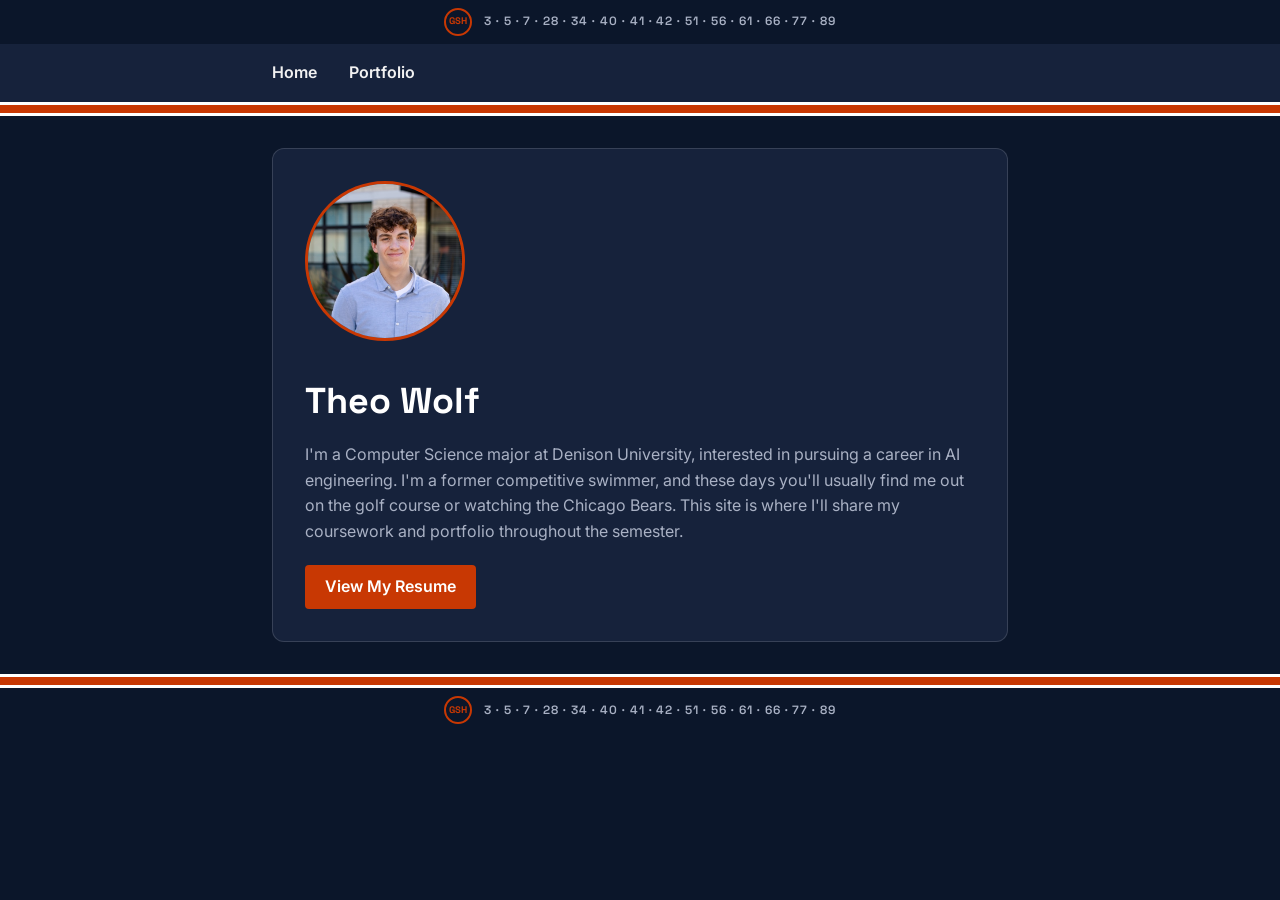
<file: index.html>
<!DOCTYPE html>
<html lang="en">
<head>
  <meta charset="UTF-8">
  <meta name="viewport" content="width=device-width, initial-scale=1.0">
  <title>Theo Wolf</title>
  <link rel="preconnect" href="https://fonts.googleapis.com">
  <link rel="preconnect" href="https://fonts.gstatic.com" crossorigin>
  <link rel="stylesheet" href="style.css">
</head>
<body>
  <div class="ring-of-honor">
    <span class="gsh-patch">GSH</span>
    <span class="retired-numbers">3 &middot; 5 &middot; 7 &middot; 28 &middot; 34 &middot; 40 &middot; 41 &middot; 42 &middot; 51 &middot; 56 &middot; 61 &middot; 66 &middot; 77 &middot; 89</span>
  </div>
  <header>
    <nav>
      <ul>
        <li><a href="index.html">Home</a></li>
        <li><a href="portfolio/index.html">Portfolio</a></li>
      </ul>
    </nav>
  </header>
  <div class="stripe" aria-hidden="true"></div>

  <main>
    <section class="profile">
      <img src="assets/images/profile.jpg" alt="Photo of Theo Wolf" class="profile-photo">
      <div class="profile-text">
        <h1>Theo Wolf</h1>
        <p>
          I'm a Computer Science major at Denison University, interested in
          pursuing a career in AI engineering. I'm a former competitive
          swimmer, and these days you'll usually find me out on the golf
          course or watching the Chicago Bears. This site is where I'll
          share my coursework and portfolio throughout the semester.
        </p>
        <a href="assets/resume.pdf" class="resume-link">View My Resume</a>
      </div>
    </section>
  </main>
  <div class="stripe" aria-hidden="true"></div>
  <div class="ring-of-honor">
    <span class="gsh-patch">GSH</span>
    <span class="retired-numbers">3 &middot; 5 &middot; 7 &middot; 28 &middot; 34 &middot; 40 &middot; 41 &middot; 42 &middot; 51 &middot; 56 &middot; 61 &middot; 66 &middot; 77 &middot; 89</span>
  </div>
</body>
</html>
</file>
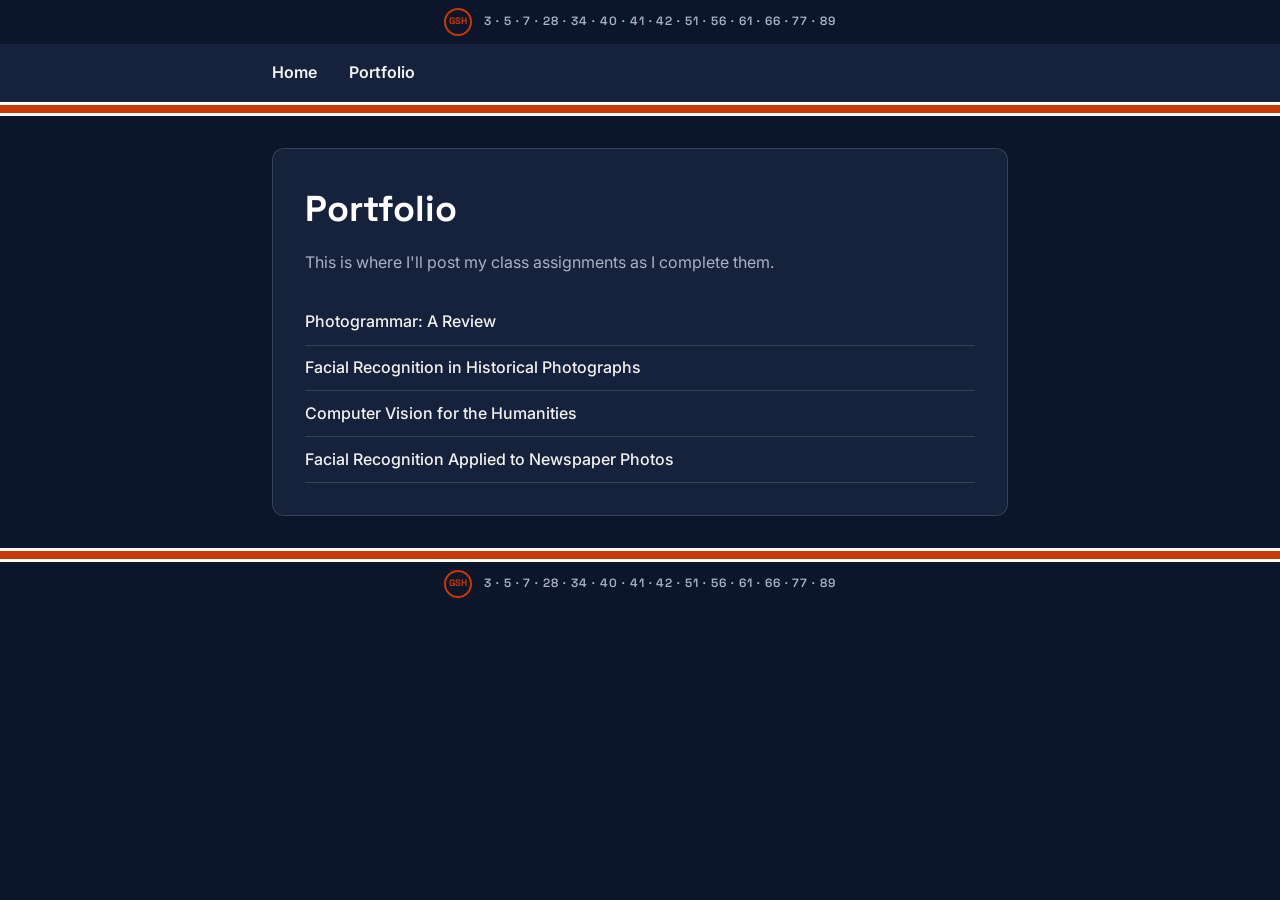
<file: portfolio/index.html>
<!DOCTYPE html>
<html lang="en">
<head>
  <meta charset="UTF-8">
  <meta name="viewport" content="width=device-width, initial-scale=1.0">
  <title>Portfolio | Theo Wolf</title>
  <link rel="preconnect" href="https://fonts.googleapis.com">
  <link rel="preconnect" href="https://fonts.gstatic.com" crossorigin>
  <link rel="stylesheet" href="../style.css">
</head>
<body>
  <div class="ring-of-honor">
    <span class="gsh-patch">GSH</span>
    <span class="retired-numbers">3 &middot; 5 &middot; 7 &middot; 28 &middot; 34 &middot; 40 &middot; 41 &middot; 42 &middot; 51 &middot; 56 &middot; 61 &middot; 66 &middot; 77 &middot; 89</span>
  </div>
  <header>
    <nav>
      <ul>
        <li><a href="../index.html">Home</a></li>
        <li><a href="index.html">Portfolio</a></li>
      </ul>
    </nav>
  </header>
  <div class="stripe" aria-hidden="true"></div>

  <main>
    <section class="portfolio">
      <h1>Portfolio</h1>
      <p>This is where I'll post my class assignments as I complete them.</p>
      <ul class="assignment-list">
        <li><a href="photogrammar-review/index.html">Photogrammar: A Review</a></li>
        <li><a href="facial-recognition-yearbooks/Wolf-FacialRecognition-Notebook.html">Facial Recognition in Historical Photographs</a></li>
        <li><a href="computer-vision-deep-learning/Wolf-ComputerVisionDeepLearning-Notebook.html">Computer Vision for the Humanities</a></li>
        <li><a href="facial-recognition-newspaper-photos/Wolf-FacialRecognitionNewDataset-Notebook.html">Facial Recognition Applied to Newspaper Photos</a></li>
      </ul>
    </section>
  </main>
  <div class="stripe" aria-hidden="true"></div>
  <div class="ring-of-honor">
    <span class="gsh-patch">GSH</span>
    <span class="retired-numbers">3 &middot; 5 &middot; 7 &middot; 28 &middot; 34 &middot; 40 &middot; 41 &middot; 42 &middot; 51 &middot; 56 &middot; 61 &middot; 66 &middot; 77 &middot; 89</span>
  </div>
</body>
</html>
</file>
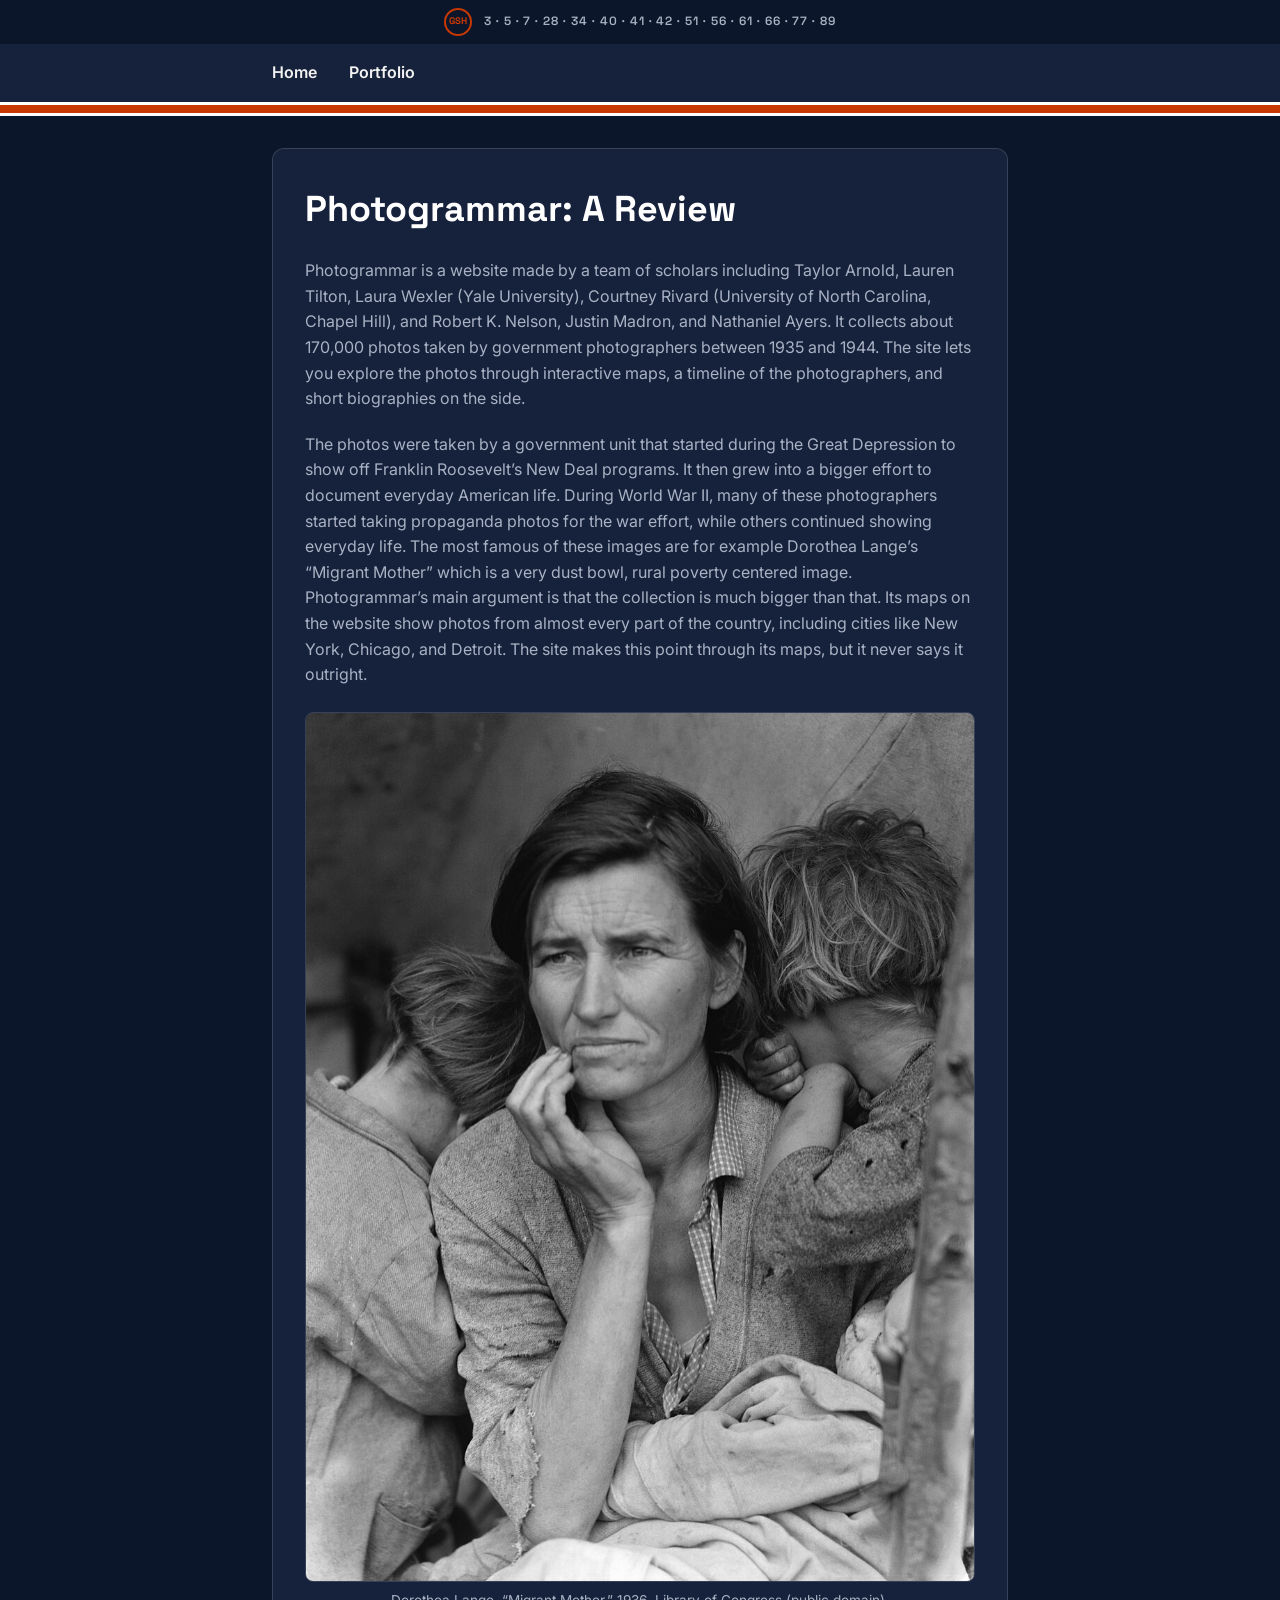
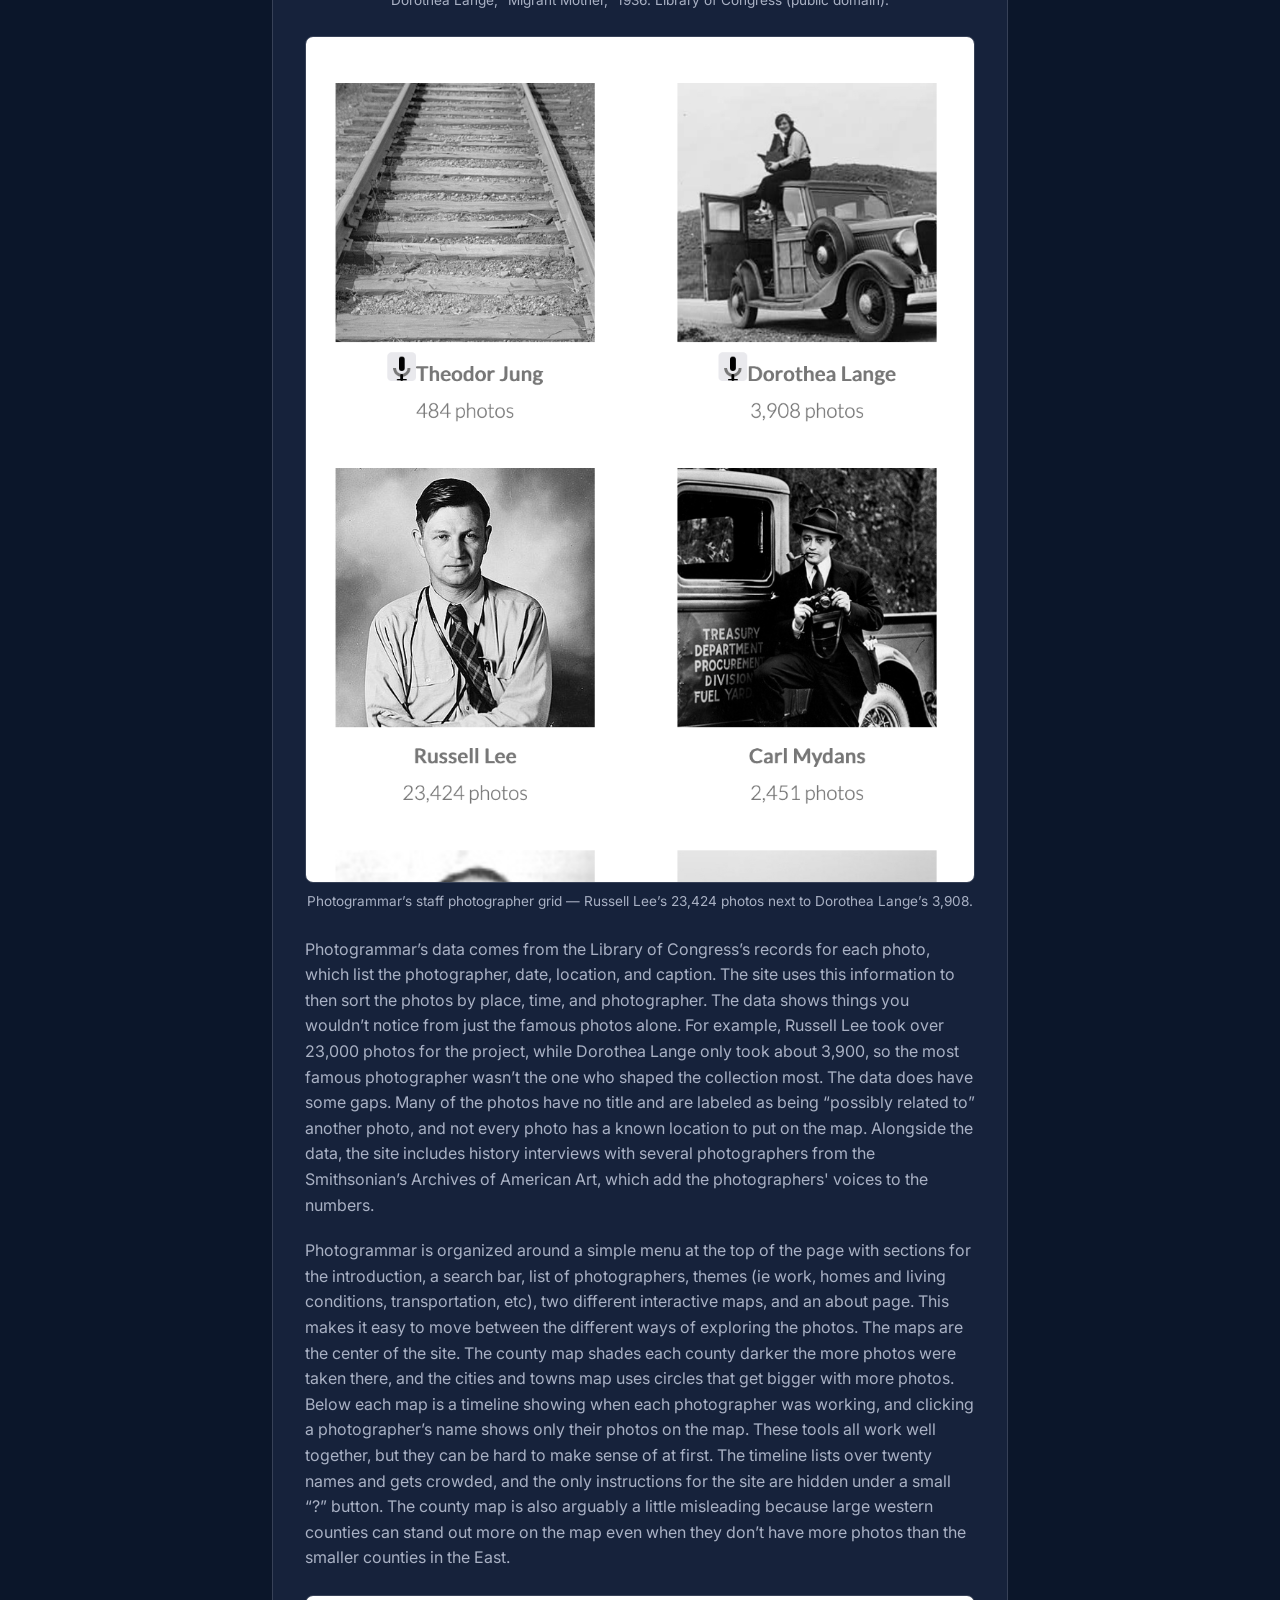
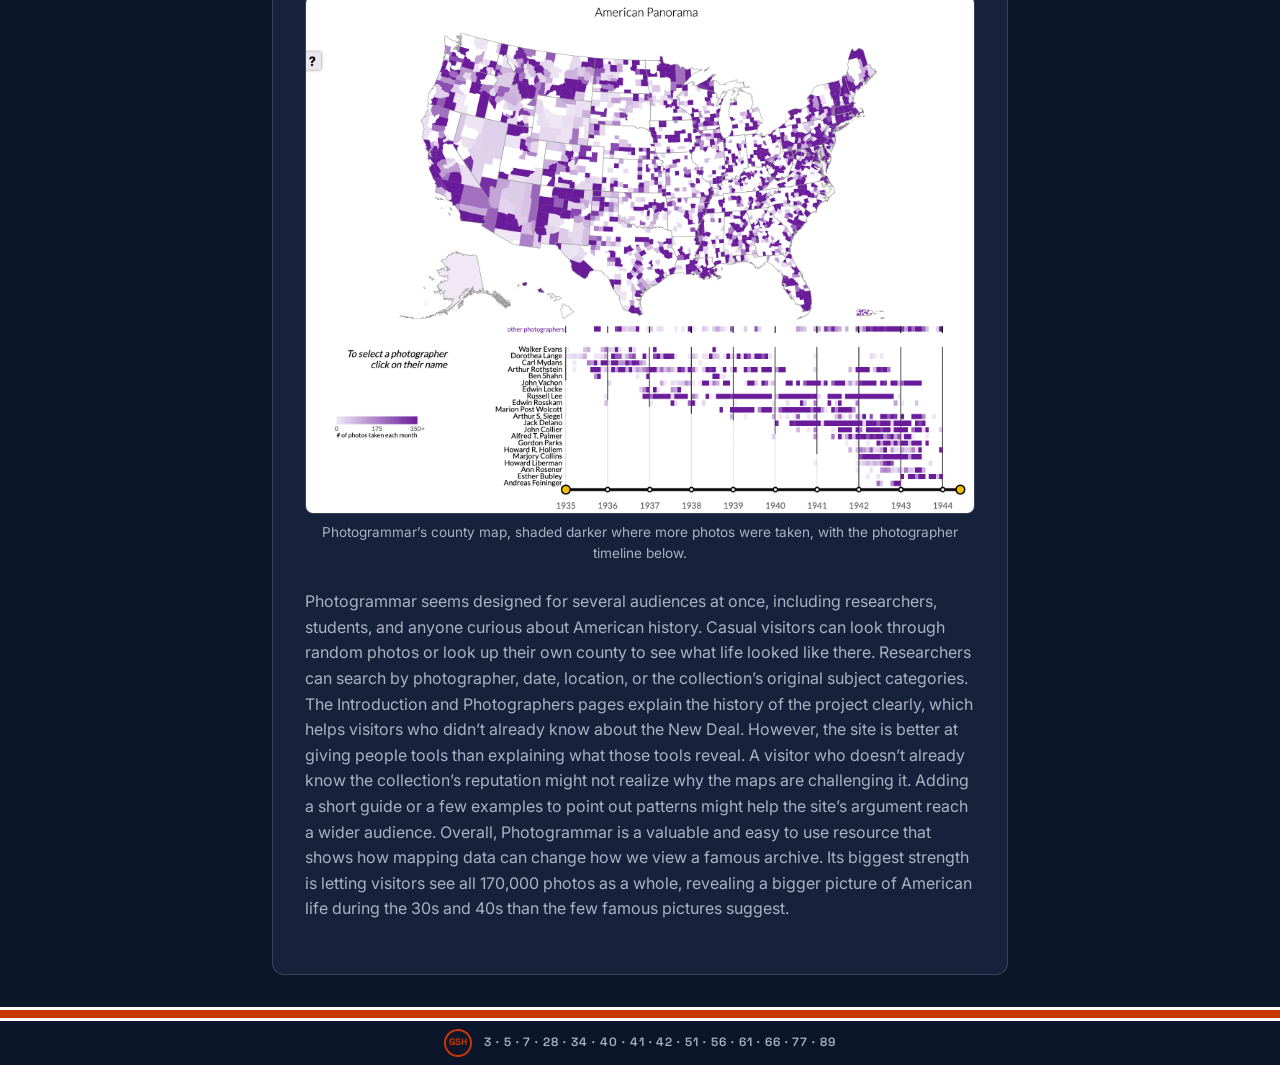
<file: portfolio/photogrammar-review/index.html>
<!DOCTYPE html>
<html lang="en">
<head>
  <meta charset="UTF-8">
  <meta name="viewport" content="width=device-width, initial-scale=1.0">
  <title>Photogrammar Review | Theo Wolf</title>
  <link rel="preconnect" href="https://fonts.googleapis.com">
  <link rel="preconnect" href="https://fonts.gstatic.com" crossorigin>
  <link rel="stylesheet" href="../../style.css">
</head>
<body>
  <div class="ring-of-honor">
    <span class="gsh-patch">GSH</span>
    <span class="retired-numbers">3 &middot; 5 &middot; 7 &middot; 28 &middot; 34 &middot; 40 &middot; 41 &middot; 42 &middot; 51 &middot; 56 &middot; 61 &middot; 66 &middot; 77 &middot; 89</span>
  </div>
  <header>
    <nav>
      <ul>
        <li><a href="../../index.html">Home</a></li>
        <li><a href="../index.html">Portfolio</a></li>
      </ul>
    </nav>
  </header>
  <div class="stripe" aria-hidden="true"></div>

  <main>
    <article class="review">
      <h1>Photogrammar: A Review</h1>

      <p>Photogrammar is a website made by a team of scholars including Taylor Arnold, Lauren Tilton, Laura Wexler (Yale University), Courtney Rivard (University of North Carolina, Chapel Hill), and Robert K. Nelson, Justin Madron, and Nathaniel Ayers. It collects about 170,000 photos taken by government photographers between 1935 and 1944. The site lets you explore the photos through interactive maps, a timeline of the photographers, and short biographies on the side.</p>

      <p>The photos were taken by a government unit that started during the Great Depression to show off Franklin Roosevelt&rsquo;s New Deal programs. It then grew into a bigger effort to document everyday American life. During World War II, many of these photographers started taking propaganda photos for the war effort, while others continued showing everyday life. The most famous of these images are for example Dorothea Lange&rsquo;s &ldquo;Migrant Mother&rdquo; which is a very dust bowl, rural poverty centered image. Photogrammar&rsquo;s main argument is that the collection is much bigger than that. Its maps on the website show photos from almost every part of the country, including cities like New York, Chicago, and Detroit. The site makes this point through its maps, but it never says it outright.</p>

      <figure class="review-figure">
        <img src="images/migrant-mother.jpg" alt="Dorothea Lange's photograph Migrant Mother, 1936">
        <figcaption>Dorothea Lange, &ldquo;Migrant Mother,&rdquo; 1936. Library of Congress (public domain).</figcaption>
      </figure>

      <figure class="review-figure">
        <img src="images/photogrammar-staff-photographers.png" alt="Screenshot of Photogrammar's staff photographer grid, showing each photographer's portrait and total photo count">
        <figcaption>Photogrammar&rsquo;s staff photographer grid &mdash; Russell Lee&rsquo;s 23,424 photos next to Dorothea Lange&rsquo;s 3,908.</figcaption>
      </figure>

      <p>Photogrammar&rsquo;s data comes from the Library of Congress&rsquo;s records for each photo, which list the photographer, date, location, and caption. The site uses this information to then sort the photos by place, time, and photographer. The data shows things you wouldn&rsquo;t notice from just the famous photos alone. For example, Russell Lee took over 23,000 photos for the project, while Dorothea Lange only took about 3,900, so the most famous photographer wasn&rsquo;t the one who shaped the collection most. The data does have some gaps. Many of the photos have no title and are labeled as being &ldquo;possibly related to&rdquo; another photo, and not every photo has a known location to put on the map. Alongside the data, the site includes history interviews with several photographers from the Smithsonian&rsquo;s Archives of American Art, which add the photographers' voices to the numbers.</p>

      <p>Photogrammar is organized around a simple menu at the top of the page with sections for the introduction, a search bar, list of photographers, themes (ie work, homes and living conditions, transportation, etc), two different interactive maps, and an about page. This makes it easy to move between the different ways of exploring the photos. The maps are the center of the site. The county map shades each county darker the more photos were taken there, and the cities and towns map uses circles that get bigger with more photos. Below each map is a timeline showing when each photographer was working, and clicking a photographer&rsquo;s name shows only their photos on the map. These tools all work well together, but they can be hard to make sense of at first. The timeline lists over twenty names and gets crowded, and the only instructions for the site are hidden under a small &ldquo;?&rdquo; button. The county map is also arguably a little misleading because large western counties can stand out more on the map even when they don&rsquo;t have more photos than the smaller counties in the East.</p>

      <figure class="review-figure">
        <img src="images/photogrammar-county-map.png" alt="Screenshot of Photogrammar's county map, shaded by number of photos, with the photographer timeline below it">
        <figcaption>Photogrammar&rsquo;s county map, shaded darker where more photos were taken, with the photographer timeline below.</figcaption>
      </figure>

      <p>Photogrammar seems designed for several audiences at once, including researchers, students, and anyone curious about American history. Casual visitors can look through random photos or look up their own county to see what life looked like there. Researchers can search by photographer, date, location, or the collection&rsquo;s original subject categories. The Introduction and Photographers pages explain the history of the project clearly, which helps visitors who didn&rsquo;t already know about the New Deal. However, the site is better at giving people tools than explaining what those tools reveal. A visitor who doesn&rsquo;t already know the collection&rsquo;s reputation might not realize why the maps are challenging it. Adding a short guide or a few examples to point out patterns might help the site&rsquo;s argument reach a wider audience. Overall, Photogrammar is a valuable and easy to use resource that shows how mapping data can change how we view a famous archive. Its biggest strength is letting visitors see all 170,000 photos as a whole, revealing a bigger picture of American life during the 30s and 40s than the few famous pictures suggest.</p>
    </article>
  </main>
  <div class="stripe" aria-hidden="true"></div>
  <div class="ring-of-honor">
    <span class="gsh-patch">GSH</span>
    <span class="retired-numbers">3 &middot; 5 &middot; 7 &middot; 28 &middot; 34 &middot; 40 &middot; 41 &middot; 42 &middot; 51 &middot; 56 &middot; 61 &middot; 66 &middot; 77 &middot; 89</span>
  </div>
</body>
</html>
</file>
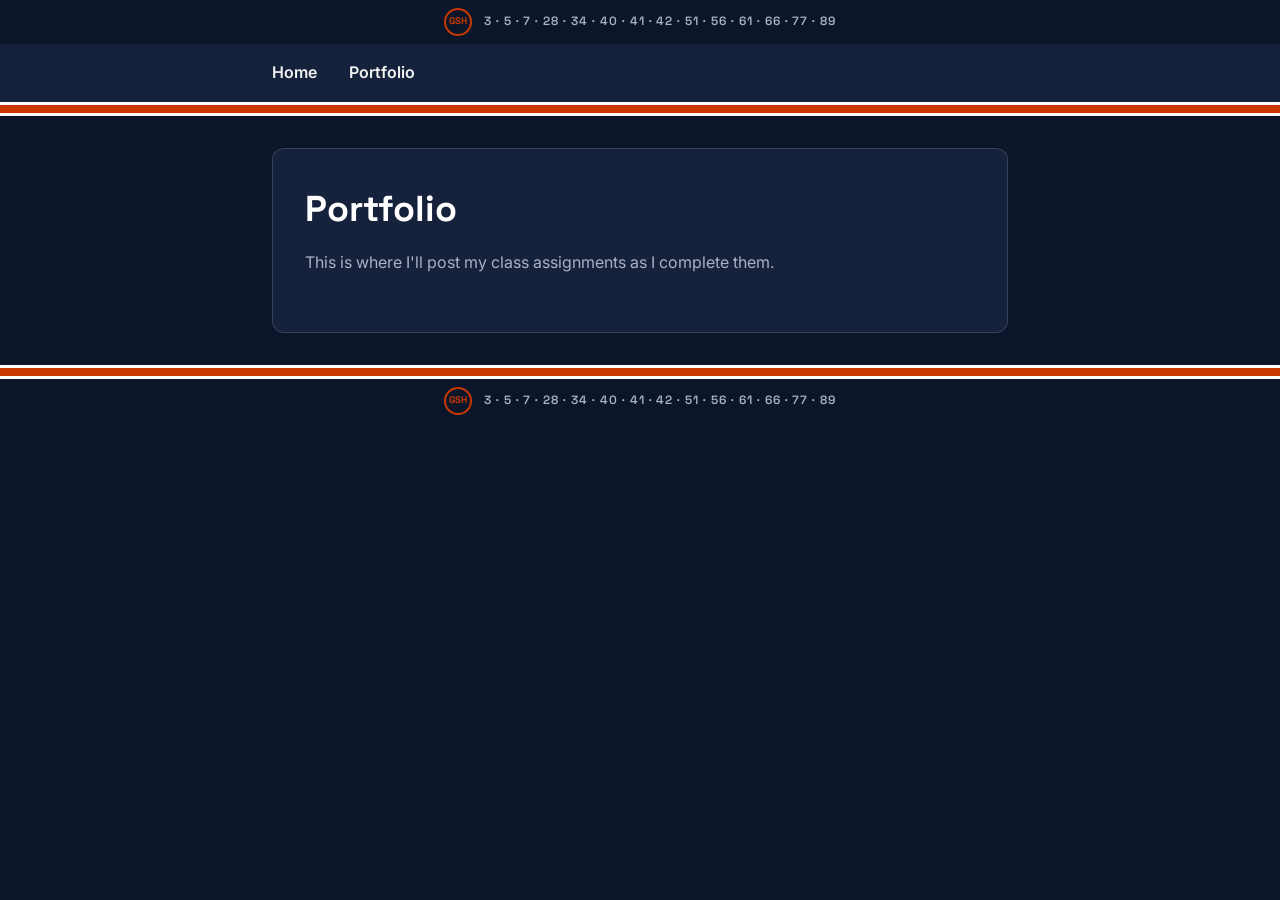
<file: portfolio.html>
<!DOCTYPE html>
<html lang="en">
<head>
  <meta charset="UTF-8">
  <meta name="viewport" content="width=device-width, initial-scale=1.0">
  <title>Portfolio | Theo Wolf</title>
  <link rel="preconnect" href="https://fonts.googleapis.com">
  <link rel="preconnect" href="https://fonts.gstatic.com" crossorigin>
  <link rel="stylesheet" href="style.css">
</head>
<body>
  <div class="ring-of-honor">
    <span class="gsh-patch">GSH</span>
    <span class="retired-numbers">3 &middot; 5 &middot; 7 &middot; 28 &middot; 34 &middot; 40 &middot; 41 &middot; 42 &middot; 51 &middot; 56 &middot; 61 &middot; 66 &middot; 77 &middot; 89</span>
  </div>
  <header>
    <nav>
      <ul>
        <li><a href="index.html">Home</a></li>
        <li><a href="portfolio.html">Portfolio</a></li>
      </ul>
    </nav>
  </header>
  <div class="stripe" aria-hidden="true"></div>

  <main>
    <section class="portfolio">
      <h1>Portfolio</h1>
      <p>This is where I'll post my class assignments as I complete them.</p>
      <ul class="assignment-list">
        <!-- Add assignment links here, e.g.:
        <li><a href="#">Assignment 1</a></li>
        -->
      </ul>
    </section>
  </main>
  <div class="stripe" aria-hidden="true"></div>
  <div class="ring-of-honor">
    <span class="gsh-patch">GSH</span>
    <span class="retired-numbers">3 &middot; 5 &middot; 7 &middot; 28 &middot; 34 &middot; 40 &middot; 41 &middot; 42 &middot; 51 &middot; 56 &middot; 61 &middot; 66 &middot; 77 &middot; 89</span>
  </div>
</body>
</html>
</file>
<file: style.css>
@import url('https://fonts.googleapis.com/css2?family=Space+Grotesk:wght@500;600;700&family=Inter:wght@400;500;600&display=swap');

:root {
  --navy: #0b162a;
  --navy-light: #16223b;
  --orange: #c83803;
  --orange-light: #e8590c;
  --bg: var(--navy);
  --text: #f2f2f2;
  --muted: #a9b1c4;
  --border: rgba(255, 255, 255, 0.14);
}

* {
  margin: 0;
  padding: 0;
  box-sizing: border-box;
}

body {
  font-family: 'Inter', -apple-system, BlinkMacSystemFont, "Segoe UI", Roboto, sans-serif;
  color: var(--text);
  background-color: var(--bg);
  line-height: 1.6;
}

h1, h2, h3 {
  font-family: 'Space Grotesk', 'Inter', sans-serif;
}

header {
  background-color: var(--navy-light);
}

/* Ring of honor banner: GSH memorial patch + retired numbers */
.ring-of-honor {
  display: flex;
  align-items: center;
  justify-content: center;
  gap: 0.75rem;
  flex-wrap: wrap;
  background-color: var(--navy);
  padding: 0.5rem 1rem;
}

.gsh-patch {
  display: inline-flex;
  align-items: center;
  justify-content: center;
  width: 28px;
  height: 28px;
  border: 2px solid var(--orange);
  border-radius: 50%;
  color: var(--orange);
  font-family: 'Space Grotesk', 'Inter', sans-serif;
  font-size: 0.6rem;
  font-weight: 700;
  flex-shrink: 0;
}

.retired-numbers {
  font-family: 'Space Grotesk', 'Inter', sans-serif;
  font-size: 0.75rem;
  font-weight: 600;
  letter-spacing: 0.08em;
  color: var(--muted);
  text-align: center;
}

/* Jersey sleeve stripe: thin white / orange / thin white band */
.stripe {
  height: 14px;
  background: linear-gradient(
    to bottom,
    #ffffff 0 3px,
    var(--orange) 3px 11px,
    #ffffff 11px 14px
  );
}

nav ul {
  list-style: none;
  display: flex;
  gap: 2rem;
  padding: 1rem 2rem;
  max-width: 800px;
  margin: 0 auto;
}

nav a {
  position: relative;
  text-decoration: none;
  color: #f2f2f2;
  font-weight: 600;
  padding-bottom: 2px;
}

nav a::after {
  content: "";
  position: absolute;
  left: 0;
  bottom: 0;
  width: 100%;
  height: 2px;
  background-color: var(--orange);
  transform: scaleX(0);
  transform-origin: left;
  transition: transform 0.25s ease;
}

nav a:hover {
  color: #ffffff;
}

nav a:hover::after {
  transform: scaleX(1);
}

main {
  max-width: 800px;
  margin: 0 auto;
  padding: 2rem;
}

/* Home page profile section */
.profile {
  display: flex;
  align-items: center;
  gap: 2rem;
  flex-wrap: wrap;
  background-color: var(--navy-light);
  border: 1px solid var(--border);
  border-radius: 12px;
  padding: 2rem;
}

.profile-photo {
  width: 160px;
  height: 160px;
  object-fit: cover;
  object-position: center top;
  border-radius: 50%;
  background-color: var(--border);
  border: 3px solid var(--orange);
  flex-shrink: 0;
}

.profile-text h1 {
  margin-bottom: 0.75rem;
  font-size: 2.25rem;
  color: #ffffff;
}

.profile-text p {
  margin-bottom: 1.25rem;
  color: var(--muted);
}

.resume-link {
  display: inline-block;
  padding: 0.6rem 1.25rem;
  background-color: var(--orange);
  color: #fff;
  text-decoration: none;
  border-radius: 4px;
  font-weight: 600;
  transition: background-color 0.2s ease;
}

.resume-link:hover {
  background-color: var(--orange-light);
}

/* Portfolio page */
.portfolio {
  background-color: var(--navy-light);
  border: 1px solid var(--border);
  border-radius: 12px;
  padding: 2rem;
}

.portfolio h1 {
  margin-bottom: 0.75rem;
  font-size: 2.25rem;
  color: #ffffff;
}

.portfolio p {
  margin-bottom: 1.5rem;
  color: var(--muted);
}

.assignment-list {
  list-style: none;
}

.assignment-list li {
  padding: 0.6rem 0;
  border-bottom: 1px solid var(--border);
}

.assignment-list a {
  color: var(--text);
  text-decoration: none;
  font-weight: 500;
}

.assignment-list a:hover {
  color: var(--orange-light);
  text-decoration: underline;
}

/* Review / article pages */
.review {
  background-color: var(--navy-light);
  border: 1px solid var(--border);
  border-radius: 12px;
  padding: 2rem;
}

.review h1 {
  margin-bottom: 1.25rem;
  font-size: 2.25rem;
  color: #ffffff;
}

.review p {
  margin-bottom: 1.25rem;
  color: var(--muted);
}

.review-figure {
  margin: 1.5rem 0;
}

.review-figure img {
  display: block;
  width: 100%;
  border-radius: 8px;
  border: 1px solid var(--border);
}

.review-figure figcaption {
  margin-top: 0.5rem;
  font-size: 0.85rem;
  color: var(--muted);
  text-align: center;
}

/* Responsive */
@media (max-width: 600px) {
  nav ul {
    gap: 1.25rem;
    padding: 1rem;
    justify-content: center;
  }

  main {
    padding: 1.5rem 1.25rem;
  }

  .profile,
  .portfolio {
    padding: 1.5rem;
  }

  .profile {
    flex-direction: column;
    text-align: center;
    gap: 1.25rem;
  }

  .profile-photo {
    width: 130px;
    height: 130px;
  }

  .profile-text h1,
  .review h1 {
    font-size: 1.75rem;
  }

  .review {
    padding: 1.5rem;
  }

  .retired-numbers {
    font-size: 0.65rem;
    letter-spacing: 0.04em;
  }
}
</file>
